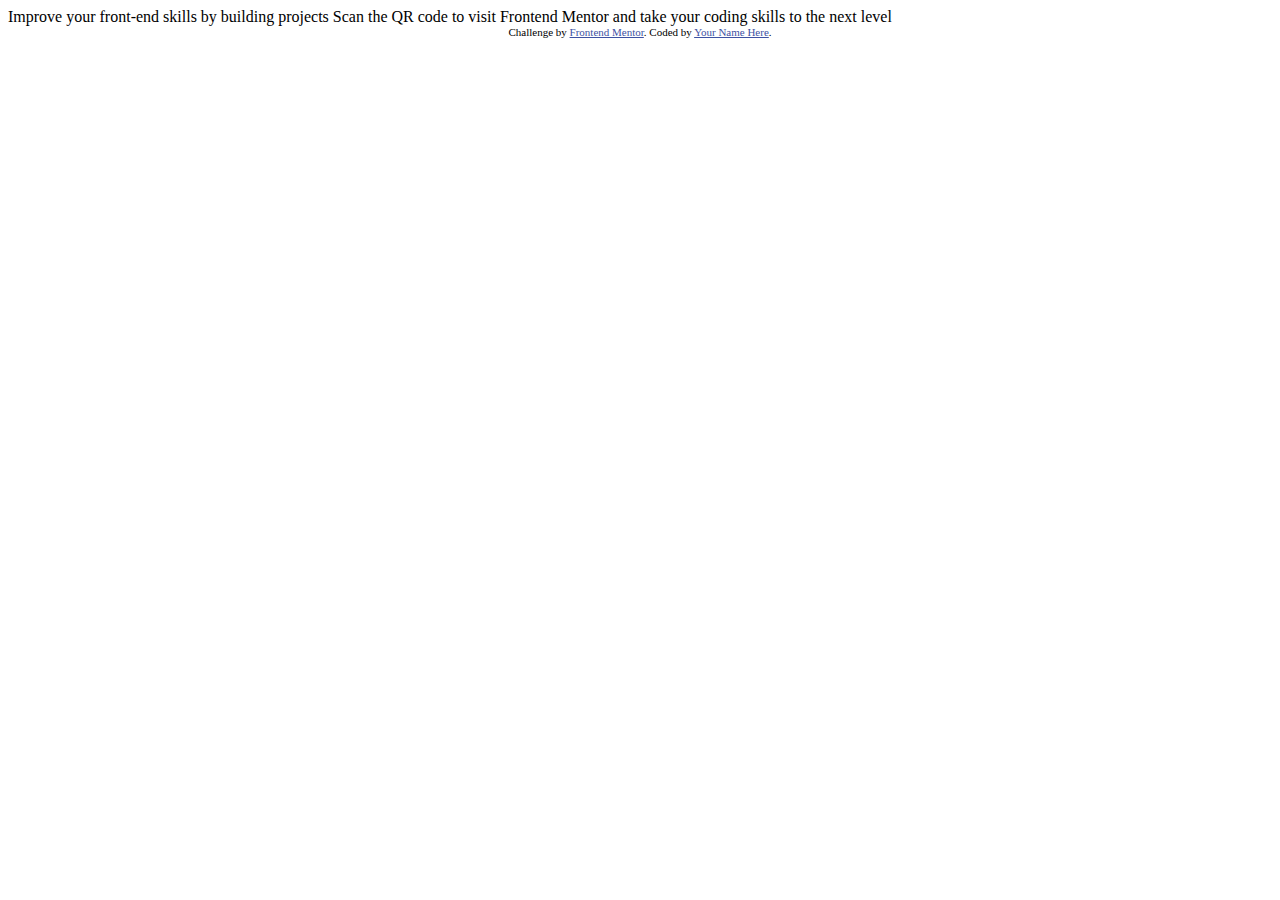
<file: index.html>
<!DOCTYPE html>
<html lang="en">
<head>
  <meta charset="UTF-8">
  <meta name="viewport" content="width=device-width, initial-scale=1.0"> <!-- displays site properly based on user's device -->

  <link rel="icon" type="image/png" sizes="32x32" href="./images/favicon-32x32.png">
  
  <title>Frontend Mentor | QR code component</title>

  <!-- Feel free to remove these styles or customise in your own stylesheet 👍 -->
  <style>
    .attribution { font-size: 11px; text-align: center; }
    .attribution a { color: hsl(228, 45%, 44%); }
  </style>
</head>
<body>

  Improve your front-end skills by building projects

  Scan the QR code to visit Frontend Mentor and take your coding skills to the next level
  
  <div class="attribution">
    Challenge by <a href="https://www.frontendmentor.io?ref=challenge" target="_blank">Frontend Mentor</a>. 
    Coded by <a href="#">Your Name Here</a>.
  </div>
</body>
</html>
</file>
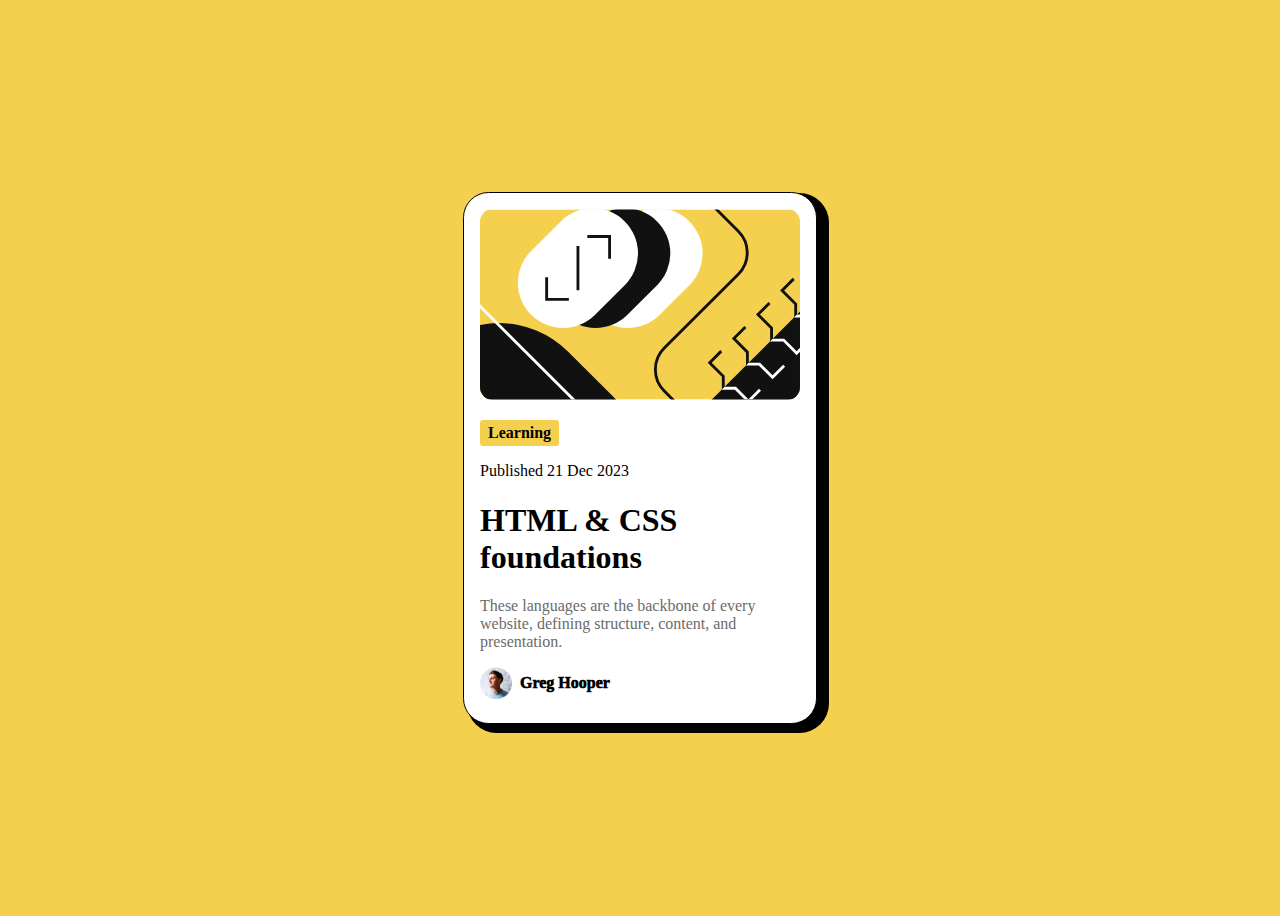
<file: 02-blog-preview-card/index.html>
<!DOCTYPE html>
<html lang="en">
<head>
  <meta charset="UTF-8">
  <meta name="viewport" content="width=device-width, initial-scale=1.0"> <!-- displays site properly based on user's device -->

  <link rel="icon" type="image/png" sizes="32x32" href="./assets/images/favicon-32x32.png">
  <link rel="stylesheet" href="styles.css">
  <title>Frontend Mentor | Blog preview card</title>
  <style>

  </style>
</head>
<body>
  <main>
    <section>
      <container>
        <div class="card">
          <div class="imageBox">
            <img src="assets/images/illustration-article.svg" alt="article">
          </div>
          <content>
            <div class="tag">Learning</div>
            <p>Published 21 Dec 2023</p>
            <h1>HTML & CSS foundations</h1>
            <p class="description">These languages are the backbone of every website, defining structure, content, and presentation.</p>
            <div class="author">
              <img src="assets/images/image-avatar.webp" alt="avatar">
              <div>Greg Hooper</div>
            </div>
          </content>
        </div>
      </container>
    </section>
  </main>
</body>
</html>
</file>
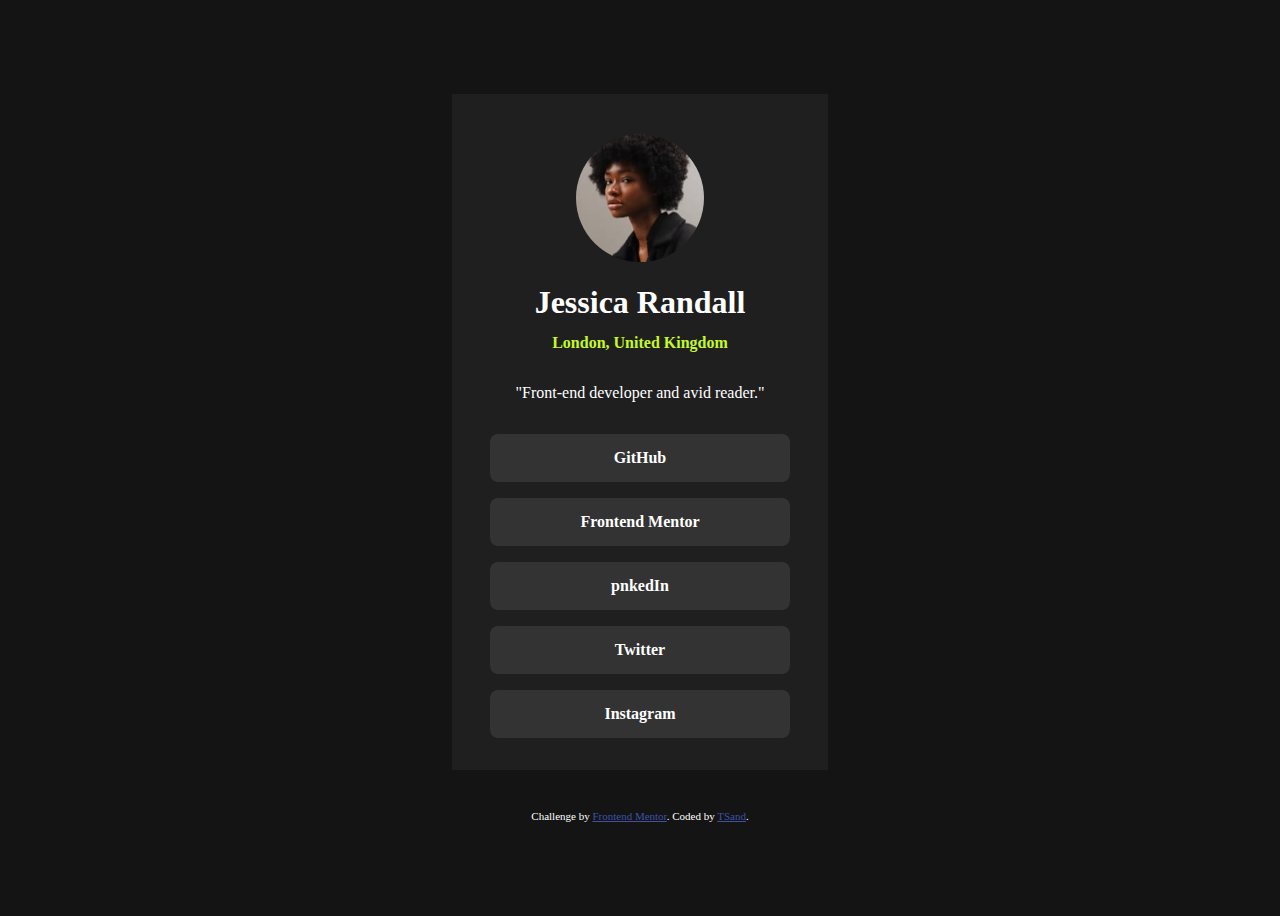
<file: 03-social-links-profile/index.html>
<!DOCTYPE html>
<html lang="en">
<head>
  <meta charset="UTF-8">
  <meta name="viewport" content="width=device-width, initial-scale=1.0"> <!-- displays site properly based on user's device -->

  <link rel="icon" type="image/png" sizes="32x32" href="./assets/images/favicon-32x32.png">
  <link rel="stylesheet" href="styles.css">
  <title>Frontend Mentor | Social links profile</title>

  <style>
    .attribution { font-size: 11px; text-align: center; margin-top: 40px; }
    .attribution a { color: hsl(228, 45%, 44%); }
  </style>
</head>
<body>
  <main>
    <section>
      <div class="Card">
        <div class="Info">
          <img src="assets/images/avatar-jessica.jpeg" alt="avatar-jessica">  
          <h1>Jessica Randall</h1>
          <div class="City">London, United Kingdom</div>
          <p>"Front-end developer and avid reader."</p>
          <div class="Link">
            <p>GitHub</p>
            <p>Frontend Mentor</p>
            <p>pnkedIn</p>
            <p>Twitter</p>
            <p>Instagram</p>
          </div>
        </div>
      </div>
    </section>
      <div class="attribution">
    Challenge by <a href="https://www.frontendmentor.io?ref=challenge" target="_blank">Frontend Mentor</a>. 
    Coded by <a href="#">TSand</a>.
  </div>
  </main>

</body>
</html>
</file>
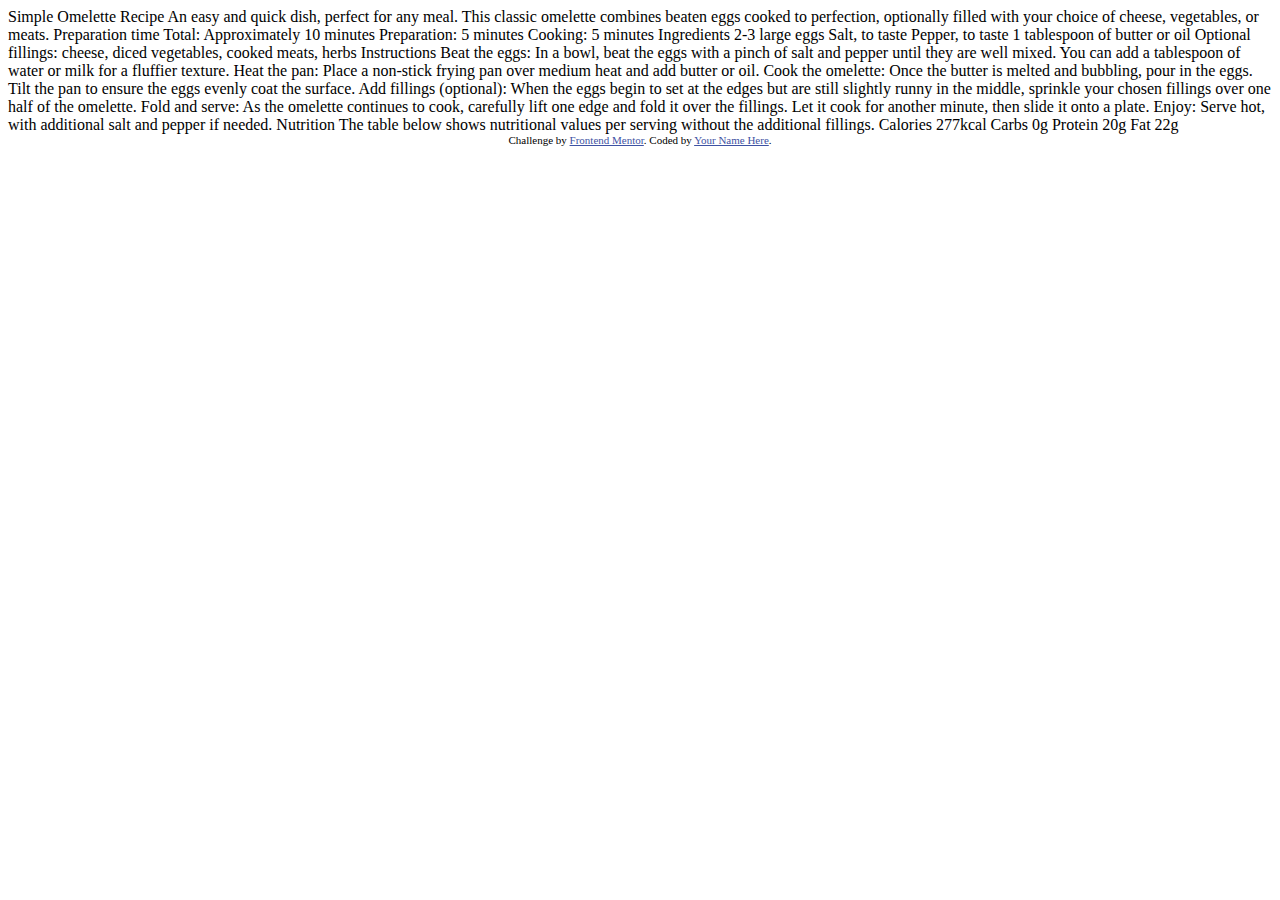
<file: 04-recipe-page/index.html>
<!DOCTYPE html>
<html lang="en">
<head>
  <meta charset="UTF-8">
  <meta name="viewport" content="width=device-width, initial-scale=1.0"> <!-- displays site properly based on user's device -->

  <link rel="icon" type="image/png" sizes="32x32" href="./assets/images/favicon-32x32.png">
  
  <title>Frontend Mentor | Recipe page</title>

  <!-- Feel free to remove these styles or customise in your own stylesheet 👍 -->
  <style>
    .attribution { font-size: 11px; text-align: center; }
    .attribution a { color: hsl(228, 45%, 44%); }
  </style>
</head>
<body>

  Simple Omelette Recipe

  An easy and quick dish, perfect for any meal. This classic omelette combines beaten eggs cooked 
  to perfection, optionally filled with your choice of cheese, vegetables, or meats.

  Preparation time

  Total: Approximately 10 minutes
  Preparation: 5 minutes
  Cooking: 5 minutes

  Ingredients

  2-3 large eggs
  Salt, to taste
  Pepper, to taste
  1 tablespoon of butter or oil
  Optional fillings: cheese, diced vegetables, cooked meats, herbs

  Instructions

  Beat the eggs: In a bowl, beat the eggs with a pinch of salt and pepper until they are well mixed. 
  You can add a tablespoon of water or milk for a fluffier texture.

  Heat the pan: Place a non-stick frying pan over medium heat and add butter or oil.

  Cook the omelette: Once the butter is melted and bubbling, pour in the eggs. Tilt the pan to ensure 
  the eggs evenly coat the surface.

  Add fillings (optional): When the eggs begin to set at the edges but are still slightly runny in the 
  middle, sprinkle your chosen fillings over one half of the omelette.

  Fold and serve: As the omelette continues to cook, carefully lift one edge and fold it over the 
  fillings. Let it cook for another minute, then slide it onto a plate.

  Enjoy: Serve hot, with additional salt and pepper if needed.

  Nutrition

  The table below shows nutritional values per serving without the additional fillings.

  Calories
  277kcal

  Carbs
  0g

  Protein
  20g

  Fat
  22g
  
  <div class="attribution">
    Challenge by <a href="https://www.frontendmentor.io?ref=challenge" target="_blank">Frontend Mentor</a>. 
    Coded by <a href="#">Your Name Here</a>.
  </div>
</body>
</html>
</file>
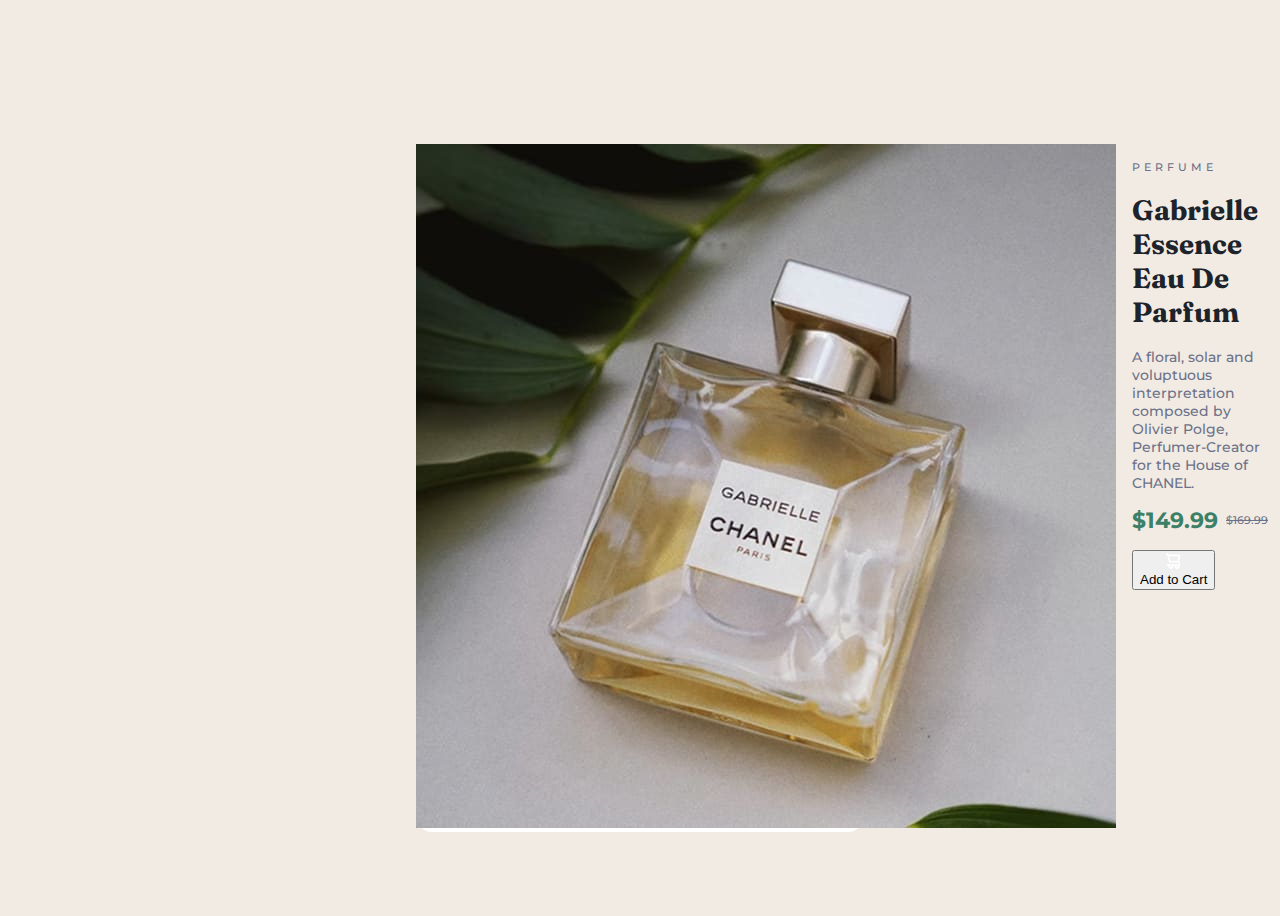
<file: 05-product-preview-card-component/index.html>
<!DOCTYPE html>
<html lang="en">
<head>
  <meta charset="UTF-8">
  <meta name="viewport" content="width=device-width, initial-scale=1.0"> <!-- displays site properly based on user's device -->

  <link rel="icon" type="image/png" sizes="32x32" href="./images/favicon-32x32.png">
  <link rel="stylesheet" href="styles.css">
  <title>Frontend Mentor | Product preview card component</title>
  <style>
    @import url('https://fonts.googleapis.com/css2?family=Fraunces:ital,opsz,wght@0,9..144,100..900;1,9..144,100..900&family=Montserrat:ital,wght@0,100..900;1,100..900&display=swap');
  </style>
  
  <style>
    .attribution { font-size: 11px; text-align: center; }
    .attribution a { color: hsl(228, 45%, 44%); }
  </style>
</head>
<body>
  <main>
    <section>
      <div class="Card">
        <div>
          <img src="images/image-product-mobile.jpg" alt="">
        </div>
        <div class="CardContent">
          <div class="Tag">Perfume</div>
          <h1>Gabrielle Essence Eau De Parfum</h1>
          <p>A floral, solar and voluptuous interpretation composed by Olivier Polge, 
          Perfumer-Creator for the House of CHANEL.</p>
          <div class="PriceBox">
            <div class="MainPrice">$149.99</div>
            <div class="FakePrice">$169.99</div>
          </div>
          <button>
            <div>
              <img src="images/icon-cart.svg" alt="">
              <div>Add to Cart</div>
            </div>
          </button>
        </div>
      </div>
    </section>
  </main>
  
</body>
</html>
</file>
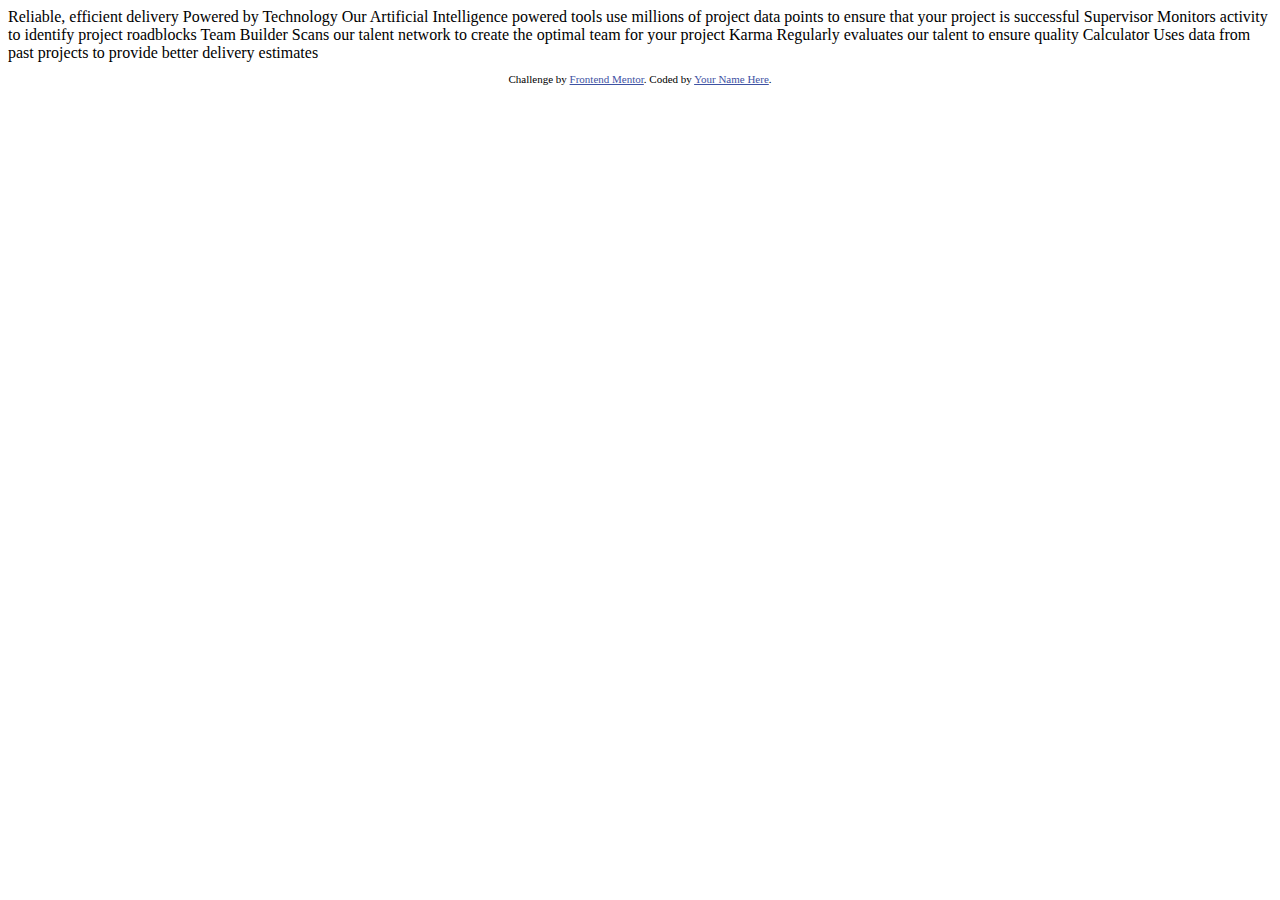
<file: 06-four-card-feature-section/index.html>
<!DOCTYPE html>
<html lang="en">
<head>
  <meta charset="UTF-8">
  <meta name="viewport" content="width=device-width, initial-scale=1.0"> <!-- displays site properly based on user's device -->

  <link rel="icon" type="image/png" sizes="32x32" href="./images/favicon-32x32.png">
  
  <title>Frontend Mentor | Four card feature section</title>

  <!-- Feel free to remove these styles or customise in your own stylesheet 👍 -->
  <style>
    .attribution { font-size: 11px; text-align: center; }
    .attribution a { color: hsl(228, 45%, 44%); }
  </style>
</head>
<body>
  
  Reliable, efficient delivery
  Powered by Technology

  Our Artificial Intelligence powered tools use millions of project data points 
  to ensure that your project is successful

  Supervisor
  Monitors activity to identify project roadblocks

  Team Builder
  Scans our talent network to create the optimal team for your project

  Karma
  Regularly evaluates our talent to ensure quality

  Calculator
  Uses data from past projects to provide better delivery estimates

  
  <footer>
    <p class="attribution">
      Challenge by <a href="https://www.frontendmentor.io?ref=challenge" target="_blank">Frontend Mentor</a>. 
      Coded by <a href="#">Your Name Here</a>.
    </p>
  </footer>
</body>
</html>
</file>
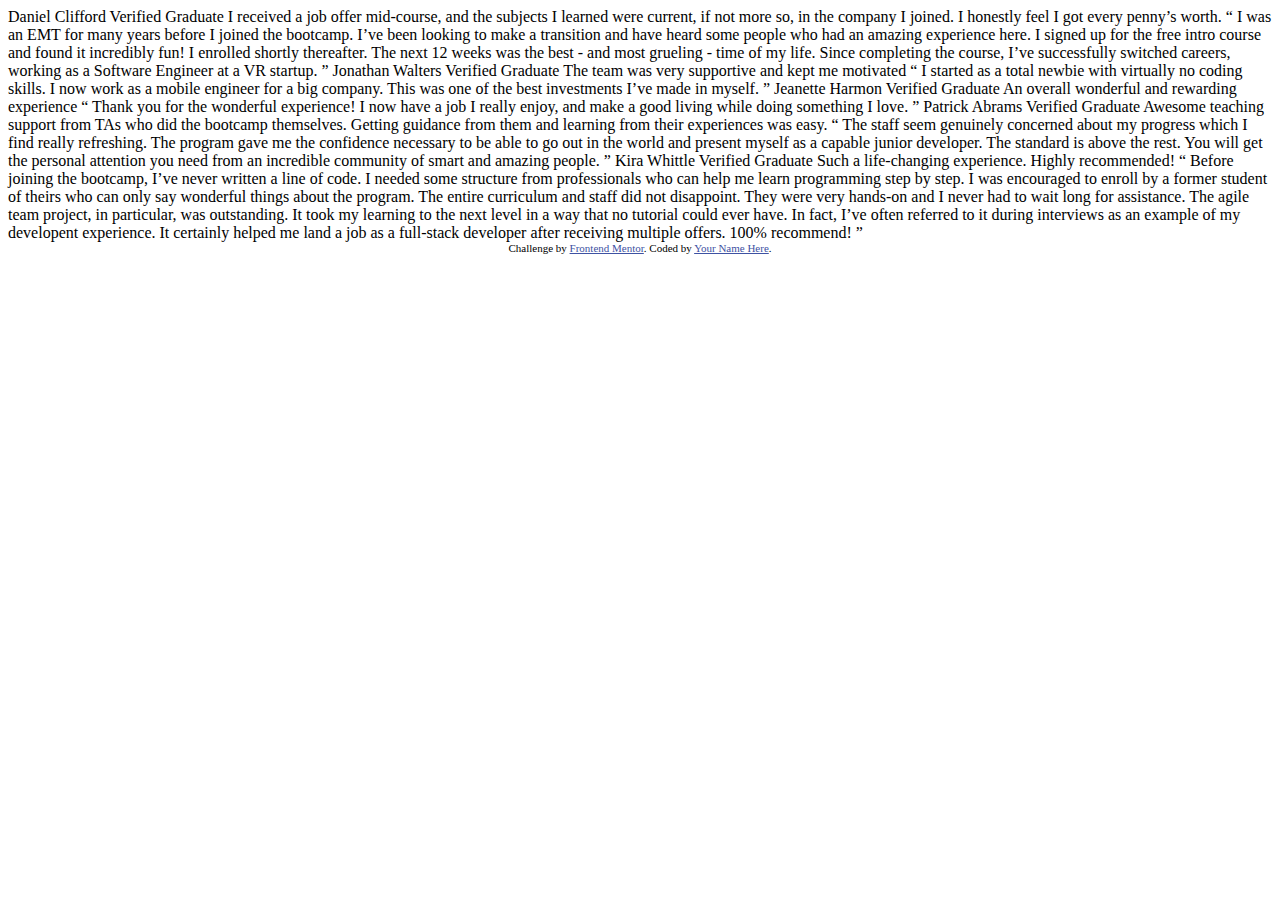
<file: 07-testimonials-grid-section/index.html>
<!DOCTYPE html>
<html lang="en">
<head>
  <meta charset="UTF-8">
  <meta name="viewport" content="width=device-width, initial-scale=1.0"> <!-- displays site properly based on user's device -->

  <link rel="icon" type="image/png" sizes="32x32" href="./images/favicon-32x32.png">
  
  <title>Frontend Mentor | [Challenge Name Here]</title>

  <!-- Feel free to remove these styles or customise in your own stylesheet 👍 -->
  <style>
    .attribution { font-size: 11px; text-align: center; }
    .attribution a { color: hsl(228, 45%, 44%); }
  </style>
</head>
<body>
  Daniel Clifford
  Verified Graduate

  I received a job offer mid-course, and the subjects I learned were current, if not more so, 
  in the company I joined. I honestly feel I got every penny’s worth.

  “ I was an EMT for many years before I joined the bootcamp. I’ve been looking to make a 
  transition and have heard some people who had an amazing experience here. I signed up 
  for the free intro course and found it incredibly fun! I enrolled shortly thereafter. 
  The next 12 weeks was the best - and most grueling - time of my life. Since completing 
  the course, I’ve successfully switched careers, working as a Software Engineer at a VR startup. ”

  Jonathan Walters
  Verified Graduate

  The team was very supportive and kept me motivated

  “ I started as a total newbie with virtually no coding skills. I now work as a mobile engineer 
  for a big company. This was one of the best investments I’ve made in myself. ”

  Jeanette Harmon
  Verified Graduate

  An overall wonderful and rewarding experience

  “ Thank you for the wonderful experience! I now have a job I really enjoy, and make a good living 
  while doing something I love. ”

  Patrick Abrams
  Verified Graduate

  Awesome teaching support from TAs who did the bootcamp themselves. Getting guidance from them and 
  learning from their experiences was easy.

  “ The staff seem genuinely concerned about my progress which I find really refreshing. The program 
  gave me the confidence necessary to be able to go out in the world and present myself as a capable 
  junior developer. The standard is above the rest. You will get the personal attention you need from 
  an incredible community of smart and amazing people. ”

  Kira Whittle
  Verified Graduate

  Such a life-changing experience. Highly recommended!

  “ Before joining the bootcamp, I’ve never written a line of code. I needed some structure from 
  professionals who can help me learn programming step by step. I was encouraged to enroll by a former 
  student of theirs who can only say wonderful things about the program. The entire curriculum and staff 
  did not disappoint. They were very hands-on and I never had to wait long for assistance. The agile team 
  project, in particular, was outstanding. It took my learning to the next level in a way that no tutorial 
  could ever have. In fact, I’ve often referred to it during interviews as an example of my developent 
  experience. It certainly helped me land a job as a full-stack developer after receiving multiple offers. 
  100% recommend! ”
  
  <div class="attribution">
    Challenge by <a href="https://www.frontendmentor.io?ref=challenge" target="_blank">Frontend Mentor</a>. 
    Coded by <a href="#">Your Name Here</a>.
  </div>
</body>
</html>
</file>
<file: 02-blog-preview-card/styles.css>
@font-face {
    font-family: "Figtree";
    src: local("Figtree"), url("https://fonts.google.com/specimen/Figtree");
}
:root{
    --Yellow: hsl(47, 88%, 63%);
    --White: hsl(0, 0%, 100%);
    --SecondGray: hsl(0, 0%, 42%);
    --PrimaryGray: hsl(0, 0%, 7%);
}
body{
    background-color: var(--Yellow);
    height: 100vh;
    display: flex;
    justify-content: center;
    align-items: center;
}
.card{
    background-color: var(--White);
    width: 320px;
    padding: 16px;
    border: black 1px solid;
    border-radius: 1.6em;
    box-shadow: 8px 5px 0px 4px #000;
}
.imageBox{
    width: 100%;
    block-size: auto;
    
}
div img{
    width: 100%;
    height: 100%;
    border-radius: 0.8em;
}
.description{
    color: var(--SecondGray);
}
.author{
    display: flex;
    align-items: center;
    gap: 8px;
    font-weight:950;
    margin-bottom: 8px;
}
.author img{
    width: 32px;
    height: 32px;
}
.tag{
    width: min-content;
    background-color: var(--Yellow);
    border-radius: 0.2em;
    padding: 4px 8px;
    font-weight: 800;
    margin-top: 16px;
}
</file>
<file: 03-social-links-profile/styles.css>
:root{
--Green: hsl(75, 94%, 57%);
--White: hsl(0, 0%, 100%);
--Grey700: hsl(0, 0%, 20%);
--Grey800: hsl(0, 0%, 12%);
--Grey900: hsl(0, 0%, 8%);
}
body{
    font-family: Inter;
    font-weight: 400;
    background-color: var(--Grey900);
    height: 100vh;
    display: flex;
    justify-content: center;
    align-items: center;
    color: var(--White);
}
.Card{
    background-color: var(--Grey800);
    padding: 8px;
    padding-bottom: 16px;
}
.Info{
    display: flex;
    width: 360px;
    flex-direction:column;
    justify-content: center;
    align-items: center;
    flex-wrap: wrap;
}
.Info img{
    width: 128px;
    height: 128px;
    margin-top: 32px;
    border-radius: 128px;
}
.Info p{
    display: flex;
    justify-content: center;
    align-items: center;
    flex-wrap: wrap;
}
.City{
    color: var(--Green);
    font-weight: 600;
    margin-top: -8px;
    margin-bottom: 16px;
}
.Link p{
    width: 300px;
    height: 48px;
    background-color: var(--Grey700);
    display: flex;
    justify-content: center;
    align-items: center;
    border-radius: 8px;
    font-weight: 600;
}
.Link p:hover{
    background-color: var(--Green);
    color: var(--Grey700);
}

@font-face {
    font-family: "Inter";
    font-weight:400;
    src: local("Inter"), url("https://fonts.google.com/specimen/Inter");
}
@font-face {
    font-family: "Inter";
    font-weight:600;
    src: local("Inter"), url("https://fonts.google.com/specimen/Inter");
}
@font-face {
    font-family: "Inter";
    font-weight:700;
    src: local("Inter"), url("https://fonts.google.com/specimen/Inter");
}
</file>
<file: 05-product-preview-card-component/styles.css>
:root{
--Green500: hsl(158, 36%, 37%);
--Green700: hsl(158, 42%, 18%);
--Black:hsl(212, 21%, 14%);
--Grey:hsl(228, 12%, 48%);
--Cream:hsl(30, 38%, 92%);
--White:hsl(0, 0%, 100%);
}

body{
    height: 100vh;
    background-color: var(--Cream);
    display: flex;
    justify-content: center;
    align-items: center;
    flex-direction: column;
    font-size: 14px;
    font-family: 'Montserrat', serif;
    font-weight: 500;
    color: var(--Grey);
}

section{
    margin-top: 60px;
}

picture img{
    width: 100%;
    border-radius: 1em 1em 0em 0em;
}

h1{
    font-family: "Fraunces", serif;
    font-optical-sizing: auto;
    font-weight: 700;
    color: var(--Black);
}

.Card{
    width: 240px;
    background-color: var(--White);
    border-radius: 16px;
}

.CardContent{
    padding: 16px;
}

.Tag{
    text-transform: uppercase;
    letter-spacing: 4px;
    font-size: 0.8em;
}

.PriceBox{
    display: flex;
    flex-direction: row;
    margin-bottom: 16px;
    gap: 8px;
}

.MainPrice{
    color: var(--Green500);
    font-size: 1.6em;
    font-weight: bold;
}

.FakePrice{
    text-decoration: line-through;
    display: flex;
    align-items: center;
    font-size: 0.8em;
}

.btn{
    display: flex;
    align-items: center;
    justify-content: center;
    background-color: var(--Green500);
    color: var(--White);
    width: 100%;
    height: 48px;
    border: none;
    border-radius: 8px;
}

.btn:hover{
    background-color: var(--Green700);
}

.btn img{
    width: 16px;
    margin-right: 16px;
}

@media (min-width: 48em){
    .Card{
        min-width: 32em;
        height: auto;
        display: flex;
        flex-direction: row;
    }
    picture img{
        border-radius: 1em 0em 0em 1em;
        height: 100%;
    }
    .CardContent{
        padding: none;
    }
    .LeftBox{
        width: 50%;
    }
    .RightBox{
        width: 50%;
    }
}
</file>
